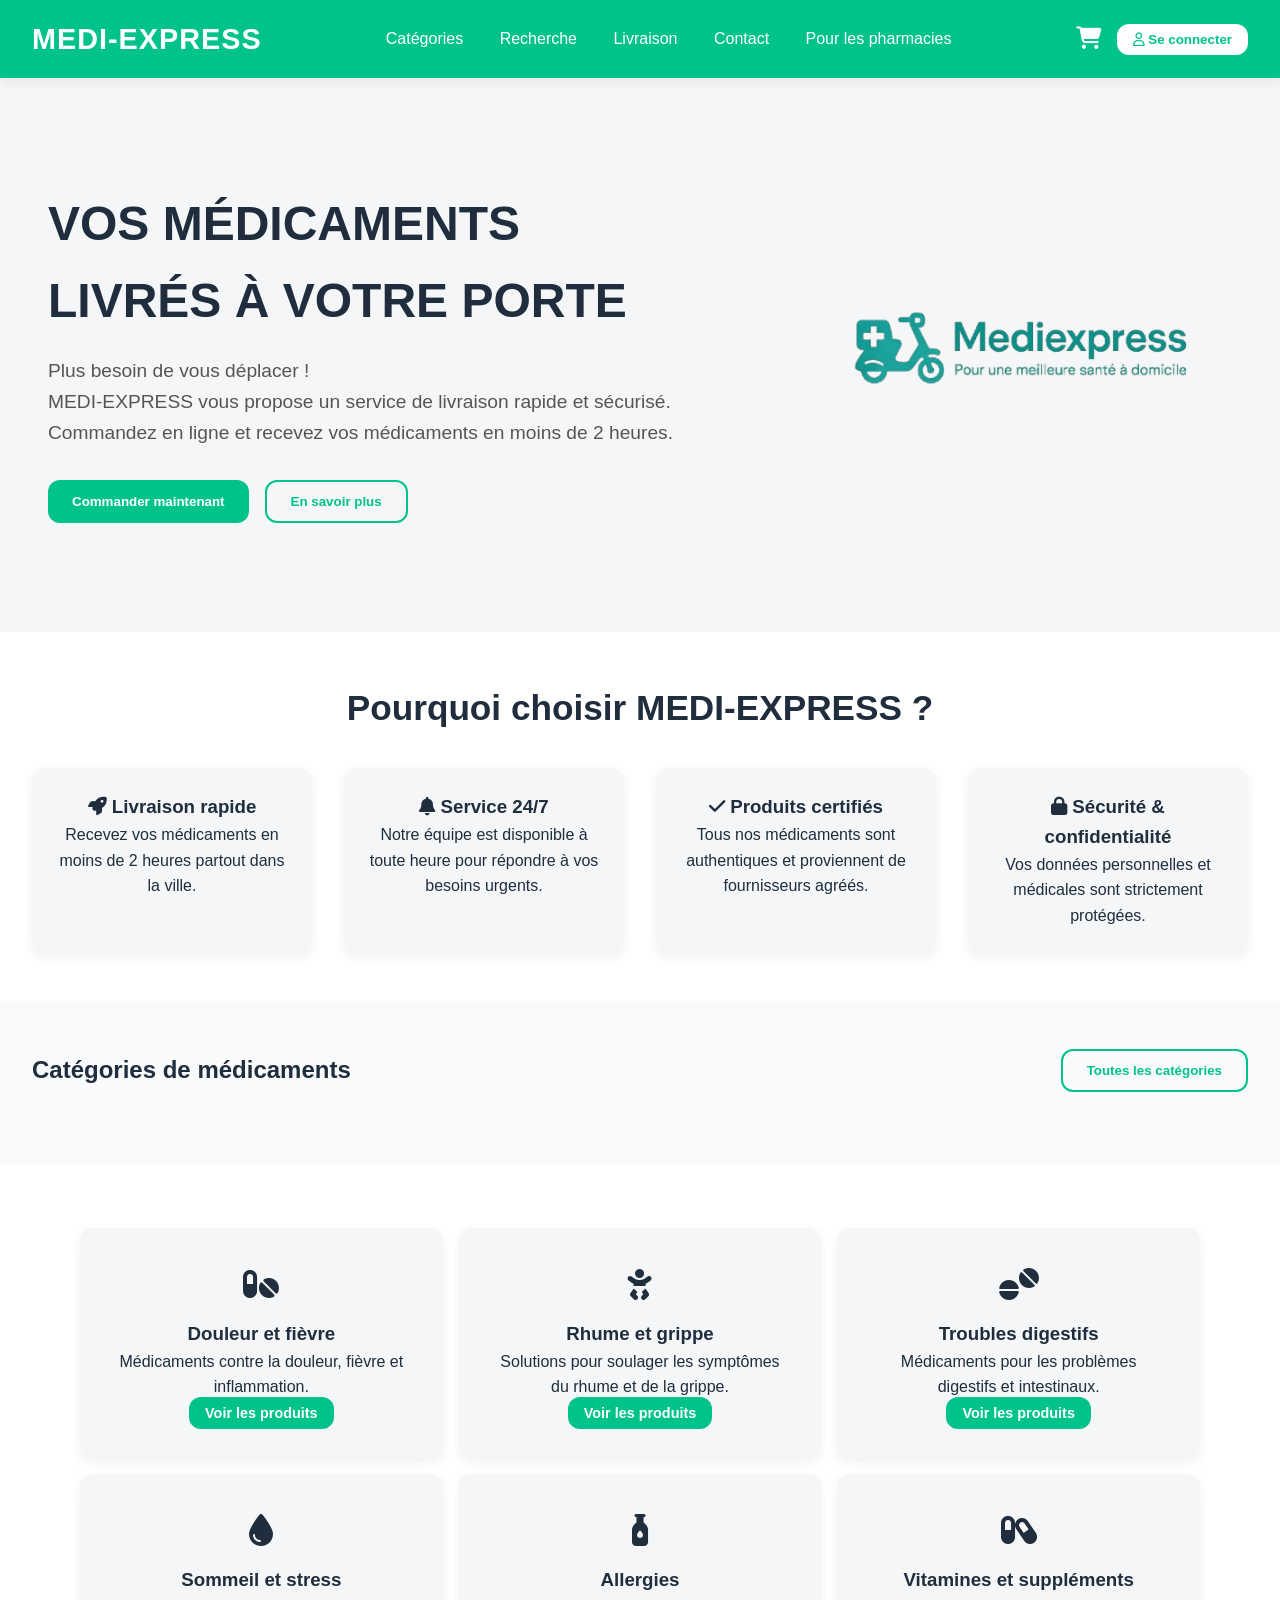
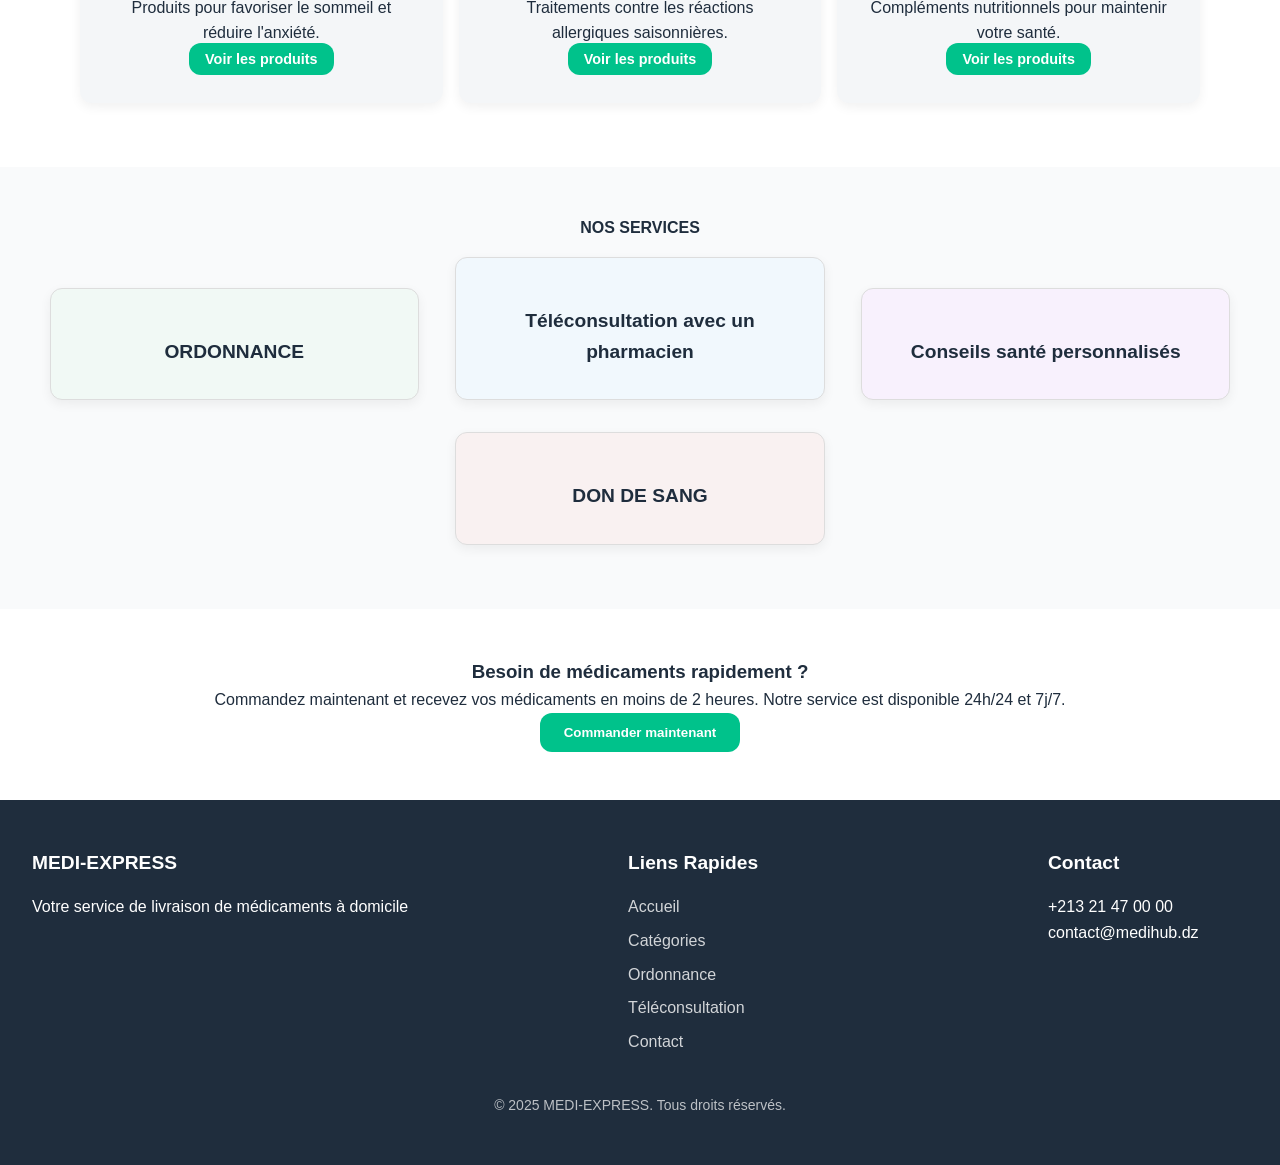
<file: index.html>
<!DOCTYPE html>
<html lang="fr">
<head>
  <meta charset="UTF-8" />
  <meta name="viewport" content="width=device-width, initial-scale=1.0"/>
  <title>MEDI-EXPRESS - Livraison de médicaments</title>
  <link rel="stylesheet" href="style.css">
  <script src="script.js" defer></script>
  
  <link rel="stylesheet" href="https://cdnjs.cloudflare.com/ajax/libs/font-awesome/6.5.0/css/all.min.css">
</head>
<body>

  <header class="navbar">
    <a href="index.html" class="logo">MEDI-EXPRESS</a>
    <nav>
      <a href="#categories">Catégories</a>
      <a href="#categories">Recherche</a>
      <a href="#services">Livraison</a>
      <a href="#contact">Contact</a>
      <a href="#">Pour les pharmacies</a>
    </nav>
    <div class="actions">
      <span class="cart"><i class="fa-solid fa-cart-shopping"></i><span id="cart-count"></span></span>
      <button class="btn-login"><i class="fa-regular fa-user"></i> Se connecter</button>
    </div>
  </header>

  <section class="hero">
    <div class="hero-text">
      <h1>VOS MÉDICAMENTS <br> LIVRÉS À VOTRE PORTE</h1>
      <p> Plus besoin de vous déplacer !<br>MEDI-EXPRESS vous propose un service de livraison rapide et sécurisé. <br>Commandez en ligne et recevez vos médicaments en moins de 2 heures.</p>
      <div class="hero-buttons">
        <button class="btn-primary">Commander maintenant</button>
        <button class="btn-outline">En savoir plus</button>
      </div>
    </div>
    <div class="hero-image">
      <img src="image/vrlogo.png" alt="Logo de MEDI-EXPRESS, service de livraison de médicaments">
    </div>
  </section>

  <section class="features">
    <h2>Pourquoi choisir MEDI-EXPRESS ?</h2>
    <div class="feature-grid">
      <div class="feature">
        <h3><i class="fa-solid fa-rocket"></i> Livraison rapide</h3>
        
        <p>Recevez vos médicaments en moins de 2 heures partout dans la ville.</p>
      </div>
      <div class="feature">
        <h3><i class="fa-solid fa-bell"></i> Service 24/7</h3>
        <p>Notre équipe est disponible à toute heure pour répondre à vos besoins urgents.</p>
      </div>
      <div class="feature">
        <h3><i class="fa-solid fa-check"></i> Produits certifiés</h3>
        <p>Tous nos médicaments sont authentiques et proviennent de fournisseurs agréés.</p>
      </div>
      <div class="feature">
        <h3><i class="fa-solid fa-lock"></i> Sécurité & confidentialité</h3>
        <p>Vos données personnelles et médicales sont strictement protégées.</p>
      </div>
    </div>
  </section>

  <section class="categories" id="categories">
    <div class="categories-header">
      <h2>Catégories de médicaments</h2>
      <button class="btn-outline">Toutes les catégories</button>
    </div>
  </section>

  <section class="category-cards">
    <div class="category-grid">
      <div class="category-card">
        <div class="emoji"><i class="fa-solid fa-pills"></i></div>
        <h3>Douleur et fièvre</h3>
        <p>Médicaments contre la douleur, fièvre et inflammation.</p>
        <a href="#" class="btn-small">Voir les produits</a>
      </div>

      <div class="category-card">
        <div class="emoji"><i class="fa-solid fa-baby"></i></div>
        <h3>Rhume et grippe</h3>
        <p>Solutions pour soulager les symptômes du rhume et de la grippe.</p>
        <a href="#" class="btn-small">Voir les produits</a>
      </div>

      <div class="category-card">
        <div class="emoji"><i class="fa-solid fa-tablets"></i></div>
        <h3>Troubles digestifs</h3>
        <p>Médicaments pour les problèmes digestifs et intestinaux.</p>
        <a href="#" class="btn-small">Voir les produits</a>
      </div>

      <div class="category-card">
        <div class="emoji"><i class="fa-solid fa-droplet"></i></div>
        <h3>Sommeil et stress</h3>
        <p>Produits pour favoriser le sommeil et réduire l'anxiété.</p>
        <a href="#" class="btn-small">Voir les produits</a>
      </div>

      <div class="category-card">
        <div class="emoji"><i class="fa-solid fa-bottle-droplet"></i></div>
        <h3>Allergies</h3>
        <p>Traitements contre les réactions allergiques saisonnières.</p>
        <a href="#" class="btn-small">Voir les produits</a>
      </div>

      <div class="category-card">
        <div class="emoji"><i class="fa-solid fa-capsules"></i></div>
        <h3>Vitamines et suppléments</h3>
        <p>Compléments nutritionnels pour maintenir votre santé.</p>
        <a href="#" class="btn-small">Voir les produits</a>
      </div>
    </div>
  </section>
  <section class="services" id="services">
    <H4>NOS SERVICES</H4>
    <a href="ordonnance.html">
      <div class="service-box service-ordonnance">
        <p>ORDONNANCE</p>
      </div>
    </a>
    <a href="teleconsultation.html">
      <div class="service-box service-teleconsultation">
        <p>Téléconsultation avec un pharmacien</p>
      </div>
    </a>
    <a href="conseils.html">
      <div class="service-box service-conseil">
        <p>Conseils santé personnalisés</p>
      </div>
    </a>
    <a href="DON.html">
      <div class="service-box service-don-sang">
        <p>DON DE SANG</p>
      </div>
    </a>
</section>
 <section class="features">
    <div class="cta">
      <h3>Besoin de médicaments rapidement ?</h3>
      <p>Commandez maintenant et recevez vos médicaments en moins de 2 heures. Notre service est disponible 24h/24 et 7j/7.</p>
      <button class="btn-primary">Commander maintenant</button>
    </div>
</section>

    <footer class="footer">
    <div class="footer-links" id="contact">
      <div>
        <h4>MEDI-EXPRESS</h4>
        <p>Votre service de livraison de médicaments à domicile</p>
      </div>
      <div>
        <h4>Liens Rapides</h4>
        <ul>
          <li><a href="index.html">Accueil</a></li>
          <li><a href="#categories">Catégories</a></li>
          <li><a href="ordonnance.html">Ordonnance</a></li>
          <li><a href="teleconsultation.html">Téléconsultation</a></li>
          <li><a href="#contact">Contact</a></li>
        </ul>
      </div>
      <div>
        <h4>Contact</h4>
        <p>+213 21 47 00 00</p>
        <p>contact@medihub.dz</p>
      </div>
    </div>
    <p class="copyright">© 2025 MEDI-EXPRESS. Tous droits réservés.</p>
  </footer>
</body>
</html>
</file>
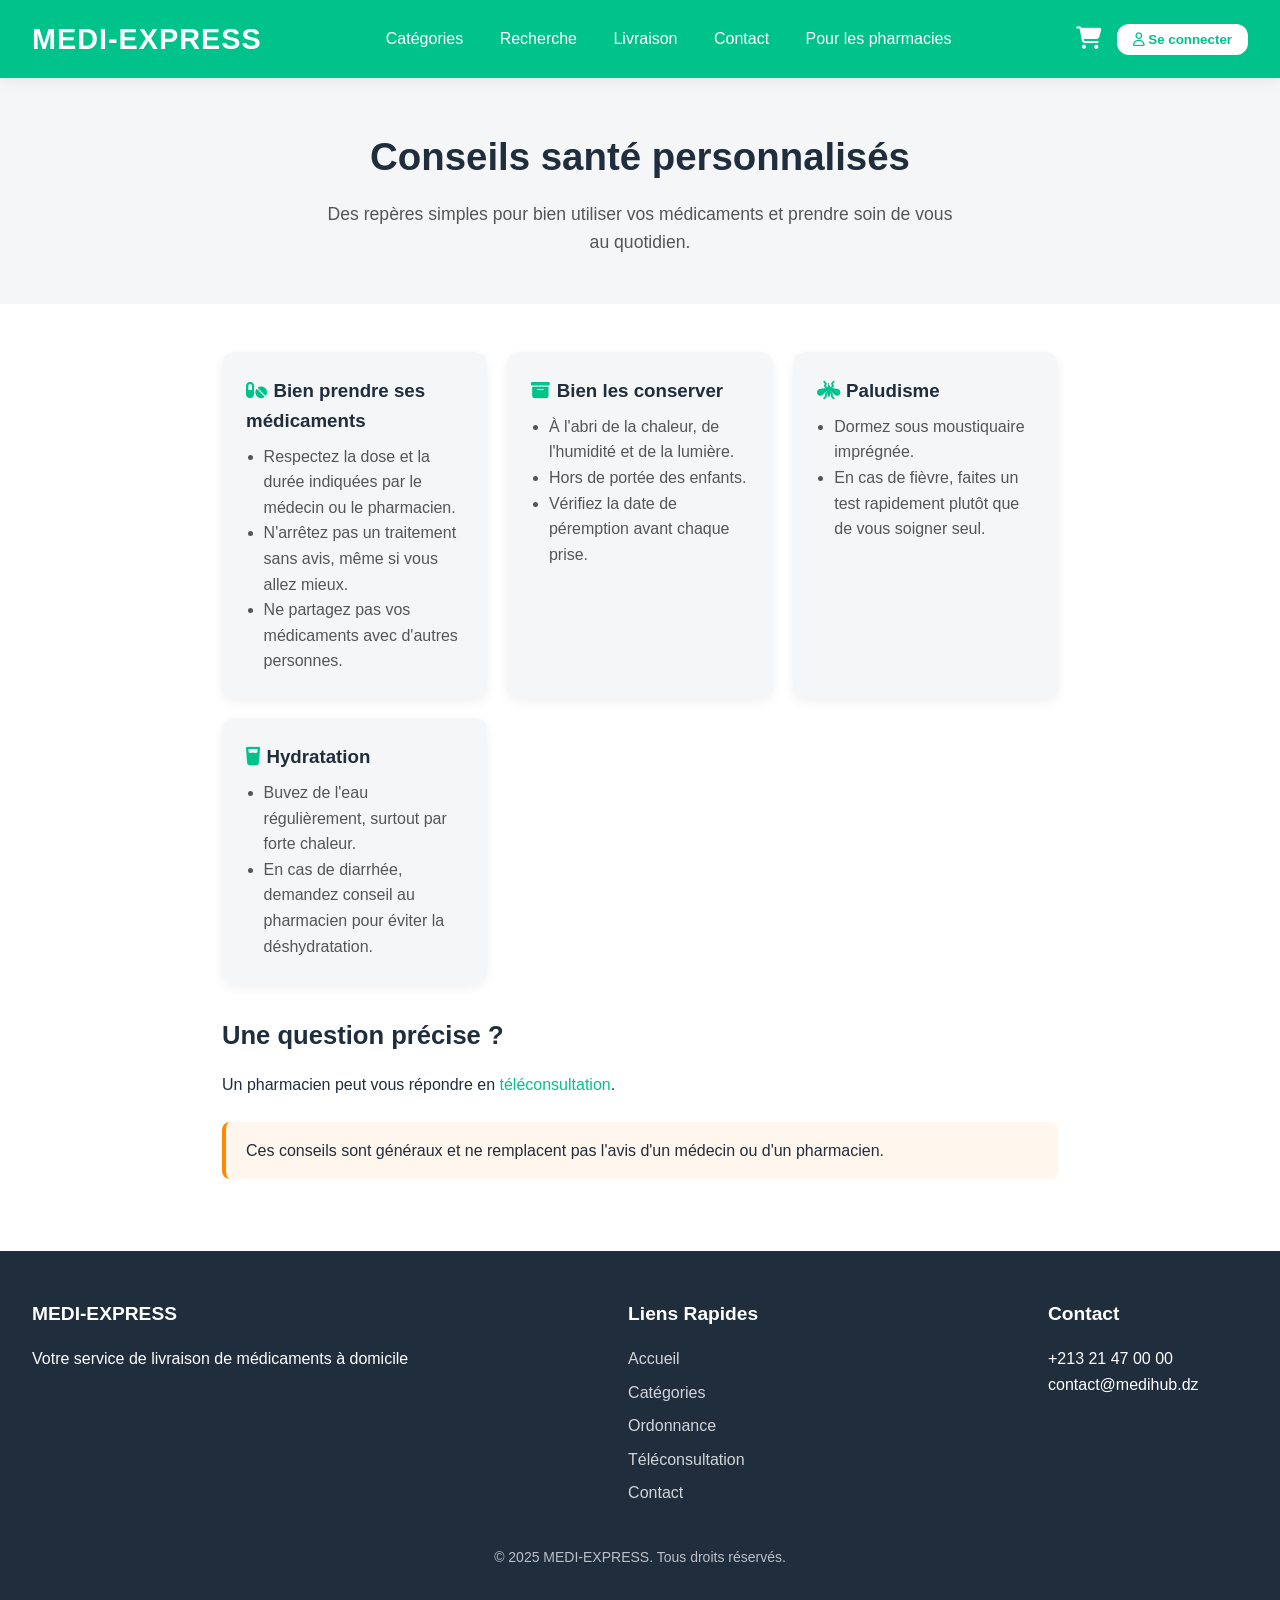
<file: conseils.html>
<!DOCTYPE html>
<html lang="fr">
<head>
  <meta charset="UTF-8" />
  <meta name="viewport" content="width=device-width, initial-scale=1.0"/>
  <title>Conseils santé personnalisés - MEDI-EXPRESS</title>
  <link rel="stylesheet" href="style.css">
  <link rel="stylesheet" href="https://cdnjs.cloudflare.com/ajax/libs/font-awesome/6.5.0/css/all.min.css">
  <script src="script.js" defer></script>
</head>
<body>

  <header class="navbar">
    <a href="index.html" class="logo">MEDI-EXPRESS</a>
    <nav>
      <a href="index.html#categories">Catégories</a>
      <a href="index.html#categories">Recherche</a>
      <a href="index.html#services">Livraison</a>
      <a href="#contact">Contact</a>
      <a href="#">Pour les pharmacies</a>
    </nav>
    <div class="actions">
      <span class="cart"><i class="fa-solid fa-cart-shopping"></i><span id="cart-count"></span></span>
      <button class="btn-login"><i class="fa-regular fa-user"></i> Se connecter</button>
    </div>
  </header>

  <section class="page-hero">
    <h1>Conseils santé personnalisés</h1>
    <p>Des repères simples pour bien utiliser vos médicaments et prendre soin de vous au quotidien.</p>
  </section>

  <main class="page">
    <div class="tips">
      <div class="tip">
        <h3><i class="fa-solid fa-pills"></i>Bien prendre ses médicaments</h3>
        <ul>
          <li>Respectez la dose et la durée indiquées par le médecin ou le pharmacien.</li>
          <li>N'arrêtez pas un traitement sans avis, même si vous allez mieux.</li>
          <li>Ne partagez pas vos médicaments avec d'autres personnes.</li>
        </ul>
      </div>
      <div class="tip">
        <h3><i class="fa-solid fa-box-archive"></i>Bien les conserver</h3>
        <ul>
          <li>À l'abri de la chaleur, de l'humidité et de la lumière.</li>
          <li>Hors de portée des enfants.</li>
          <li>Vérifiez la date de péremption avant chaque prise.</li>
        </ul>
      </div>
      <div class="tip">
        <h3><i class="fa-solid fa-mosquito"></i>Paludisme</h3>
        <ul>
          <li>Dormez sous moustiquaire imprégnée.</li>
          <li>En cas de fièvre, faites un test rapidement plutôt que de vous soigner seul.</li>
        </ul>
      </div>
      <div class="tip">
        <h3><i class="fa-solid fa-glass-water"></i>Hydratation</h3>
        <ul>
          <li>Buvez de l'eau régulièrement, surtout par forte chaleur.</li>
          <li>En cas de diarrhée, demandez conseil au pharmacien pour éviter la déshydratation.</li>
        </ul>
      </div>
    </div>

    <h2>Une question précise ?</h2>
    <p>Un pharmacien peut vous répondre en <a href="teleconsultation.html">téléconsultation</a>.</p>

    <p class="notice">Ces conseils sont généraux et ne remplacent pas l'avis d'un médecin ou d'un pharmacien.</p>
  </main>

    <footer class="footer">
    <div class="footer-links" id="contact">
      <div>
        <h4>MEDI-EXPRESS</h4>
        <p>Votre service de livraison de médicaments à domicile</p>
      </div>
      <div>
        <h4>Liens Rapides</h4>
        <ul>
          <li><a href="index.html">Accueil</a></li>
          <li><a href="index.html#categories">Catégories</a></li>
          <li><a href="ordonnance.html">Ordonnance</a></li>
          <li><a href="teleconsultation.html">Téléconsultation</a></li>
          <li><a href="#contact">Contact</a></li>
        </ul>
      </div>
      <div>
        <h4>Contact</h4>
        <p>+213 21 47 00 00</p>
        <p>contact@medihub.dz</p>
      </div>
    </div>
    <p class="copyright">© 2025 MEDI-EXPRESS. Tous droits réservés.</p>
  </footer>
</body>
</html>
</file>
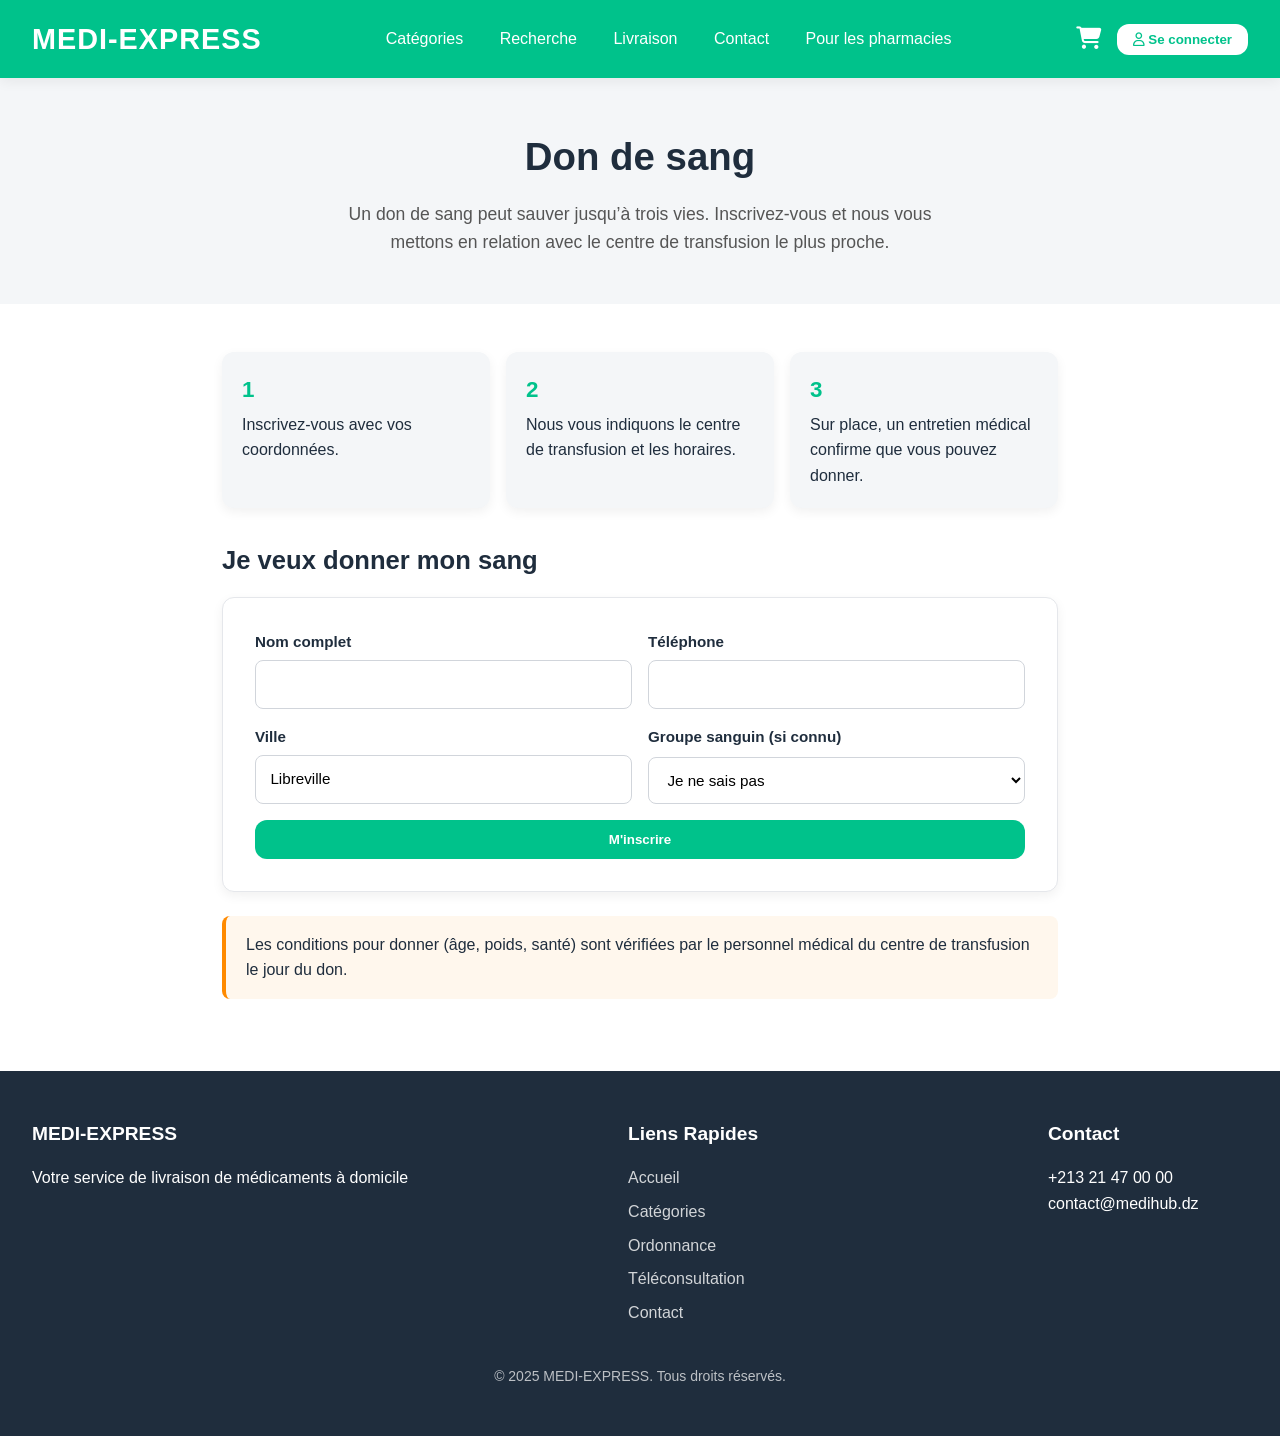
<file: DON.html>
<!DOCTYPE html>
<html lang="fr">
<head>
  <meta charset="UTF-8" />
  <meta name="viewport" content="width=device-width, initial-scale=1.0"/>
  <title>Don de sang - MEDI-EXPRESS</title>
  <link rel="stylesheet" href="style.css">
  <link rel="stylesheet" href="https://cdnjs.cloudflare.com/ajax/libs/font-awesome/6.5.0/css/all.min.css">
  <script src="script.js" defer></script>
</head>
<body>

  <header class="navbar">
    <a href="index.html" class="logo">MEDI-EXPRESS</a>
    <nav>
      <a href="index.html#categories">Catégories</a>
      <a href="index.html#categories">Recherche</a>
      <a href="index.html#services">Livraison</a>
      <a href="#contact">Contact</a>
      <a href="#">Pour les pharmacies</a>
    </nav>
    <div class="actions">
      <span class="cart"><i class="fa-solid fa-cart-shopping"></i><span id="cart-count"></span></span>
      <button class="btn-login"><i class="fa-regular fa-user"></i> Se connecter</button>
    </div>
  </header>

  <section class="page-hero">
    <h1>Don de sang</h1>
    <p>Un don de sang peut sauver jusqu’à trois vies. Inscrivez-vous et nous vous mettons en relation avec le centre de transfusion le plus proche.</p>
  </section>

  <main class="page">
    <div class="steps-list">
      <div><b>1</b>Inscrivez-vous avec vos coordonnées.</div>
      <div><b>2</b>Nous vous indiquons le centre de transfusion et les horaires.</div>
      <div><b>3</b>Sur place, un entretien médical confirme que vous pouvez donner.</div>
    </div>

    <h2>Je veux donner mon sang</h2>
    <form class="form" data-message="Merci ! Nous vous contactons pour organiser votre don.">
      <div class="row">
        <label>Nom complet <input type="text" autocomplete="name" required></label>
        <label>Téléphone <input type="tel" autocomplete="tel" required></label>
      </div>
      <div class="row">
        <label>Ville <input type="text" value="Libreville" required></label>
        <label>Groupe sanguin (si connu)
          <select>
            <option>Je ne sais pas</option>
            <option>A+</option><option>A-</option><option>B+</option><option>B-</option>
            <option>AB+</option><option>AB-</option><option>O+</option><option>O-</option>
          </select>
        </label>
      </div>
      <button class="btn-primary" type="submit">M'inscrire</button>
    </form>

    <p class="notice">Les conditions pour donner (âge, poids, santé) sont vérifiées par le personnel médical du centre de transfusion le jour du don.</p>
  </main>

    <footer class="footer">
    <div class="footer-links" id="contact">
      <div>
        <h4>MEDI-EXPRESS</h4>
        <p>Votre service de livraison de médicaments à domicile</p>
      </div>
      <div>
        <h4>Liens Rapides</h4>
        <ul>
          <li><a href="index.html">Accueil</a></li>
          <li><a href="index.html#categories">Catégories</a></li>
          <li><a href="ordonnance.html">Ordonnance</a></li>
          <li><a href="teleconsultation.html">Téléconsultation</a></li>
          <li><a href="#contact">Contact</a></li>
        </ul>
      </div>
      <div>
        <h4>Contact</h4>
        <p>+213 21 47 00 00</p>
        <p>contact@medihub.dz</p>
      </div>
    </div>
    <p class="copyright">© 2025 MEDI-EXPRESS. Tous droits réservés.</p>
  </footer>
</body>
</html>
</file>
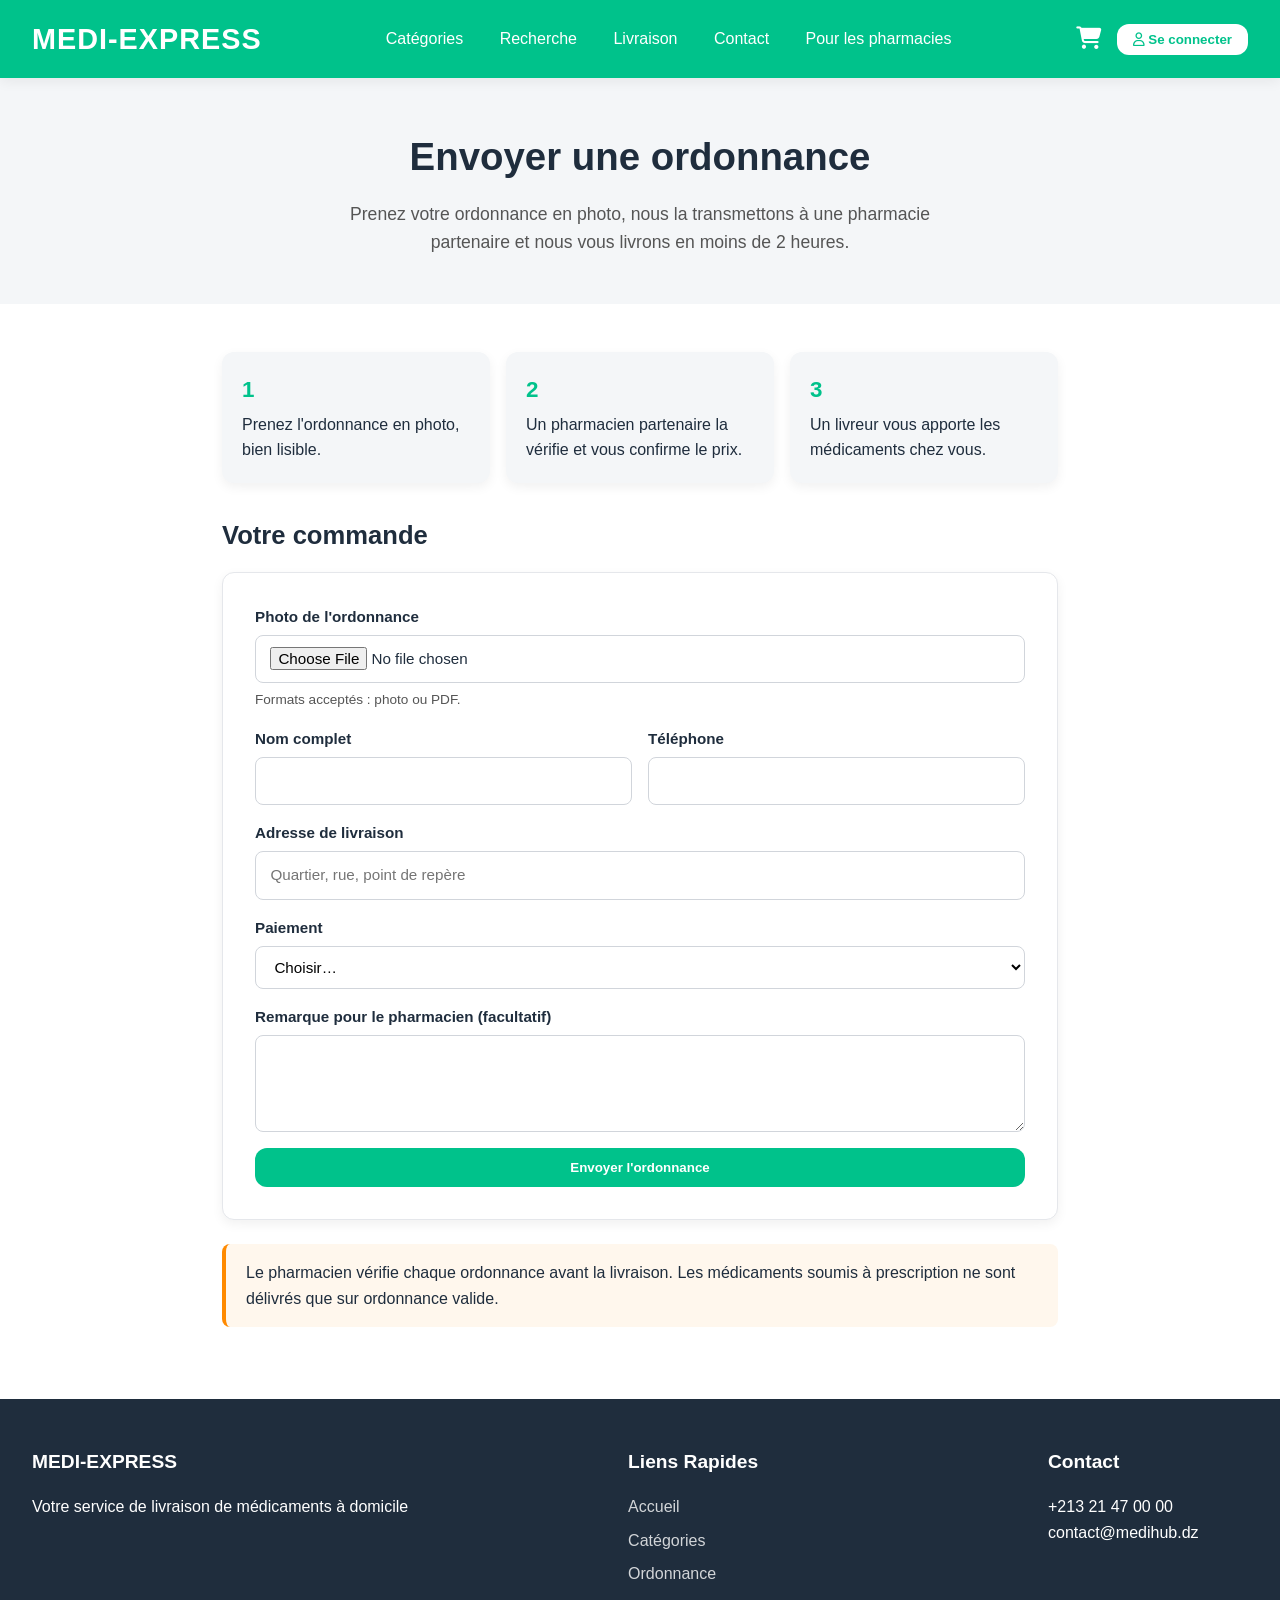
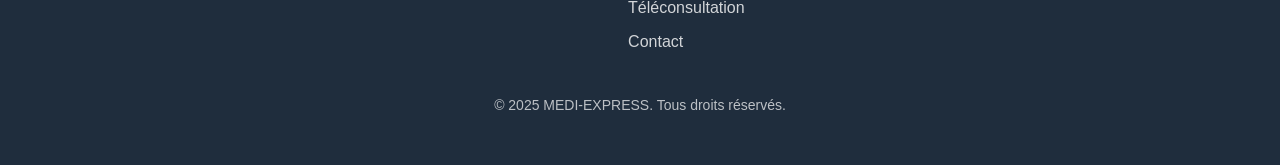
<file: ordonnance.html>
<!DOCTYPE html>
<html lang="fr">
<head>
  <meta charset="UTF-8" />
  <meta name="viewport" content="width=device-width, initial-scale=1.0"/>
  <title>Envoyer une ordonnance - MEDI-EXPRESS</title>
  <link rel="stylesheet" href="style.css">
  <link rel="stylesheet" href="https://cdnjs.cloudflare.com/ajax/libs/font-awesome/6.5.0/css/all.min.css">
  <script src="script.js" defer></script>
</head>
<body>

  <header class="navbar">
    <a href="index.html" class="logo">MEDI-EXPRESS</a>
    <nav>
      <a href="index.html#categories">Catégories</a>
      <a href="index.html#categories">Recherche</a>
      <a href="index.html#services">Livraison</a>
      <a href="#contact">Contact</a>
      <a href="#">Pour les pharmacies</a>
    </nav>
    <div class="actions">
      <span class="cart"><i class="fa-solid fa-cart-shopping"></i><span id="cart-count"></span></span>
      <button class="btn-login"><i class="fa-regular fa-user"></i> Se connecter</button>
    </div>
  </header>

  <section class="page-hero">
    <h1>Envoyer une ordonnance</h1>
    <p>Prenez votre ordonnance en photo, nous la transmettons à une pharmacie partenaire et nous vous livrons en moins de 2 heures.</p>
  </section>

  <main class="page">
    <div class="steps-list">
      <div><b>1</b>Prenez l'ordonnance en photo, bien lisible.</div>
      <div><b>2</b>Un pharmacien partenaire la vérifie et vous confirme le prix.</div>
      <div><b>3</b>Un livreur vous apporte les médicaments chez vous.</div>
    </div>

    <h2>Votre commande</h2>
    <form class="form" data-message="Ordonnance reçue. Un pharmacien vous rappelle pour confirmer.">
      <label>Photo de l'ordonnance
        <input type="file" accept="image/*,.pdf" required>
        <span class="hint">Formats acceptés : photo ou PDF.</span>
      </label>
      <div class="row">
        <label>Nom complet <input type="text" autocomplete="name" required></label>
        <label>Téléphone <input type="tel" autocomplete="tel" required></label>
      </div>
      <label>Adresse de livraison
        <input type="text" autocomplete="street-address" placeholder="Quartier, rue, point de repère" required>
      </label>
      <label>Paiement
        <select required>
          <option value="">Choisir…</option>
          <option>Espèces à la livraison</option>
          <option>Mobile Money</option>
        </select>
      </label>
      <label>Remarque pour le pharmacien (facultatif)
        <textarea rows="3"></textarea>
      </label>
      <button class="btn-primary" type="submit">Envoyer l'ordonnance</button>
    </form>

    <p class="notice">Le pharmacien vérifie chaque ordonnance avant la livraison. Les médicaments soumis à prescription ne sont délivrés que sur ordonnance valide.</p>
  </main>

    <footer class="footer">
    <div class="footer-links" id="contact">
      <div>
        <h4>MEDI-EXPRESS</h4>
        <p>Votre service de livraison de médicaments à domicile</p>
      </div>
      <div>
        <h4>Liens Rapides</h4>
        <ul>
          <li><a href="index.html">Accueil</a></li>
          <li><a href="index.html#categories">Catégories</a></li>
          <li><a href="ordonnance.html">Ordonnance</a></li>
          <li><a href="teleconsultation.html">Téléconsultation</a></li>
          <li><a href="#contact">Contact</a></li>
        </ul>
      </div>
      <div>
        <h4>Contact</h4>
        <p>+213 21 47 00 00</p>
        <p>contact@medihub.dz</p>
      </div>
    </div>
    <p class="copyright">© 2025 MEDI-EXPRESS. Tous droits réservés.</p>
  </footer>
</body>
</html>
</file>
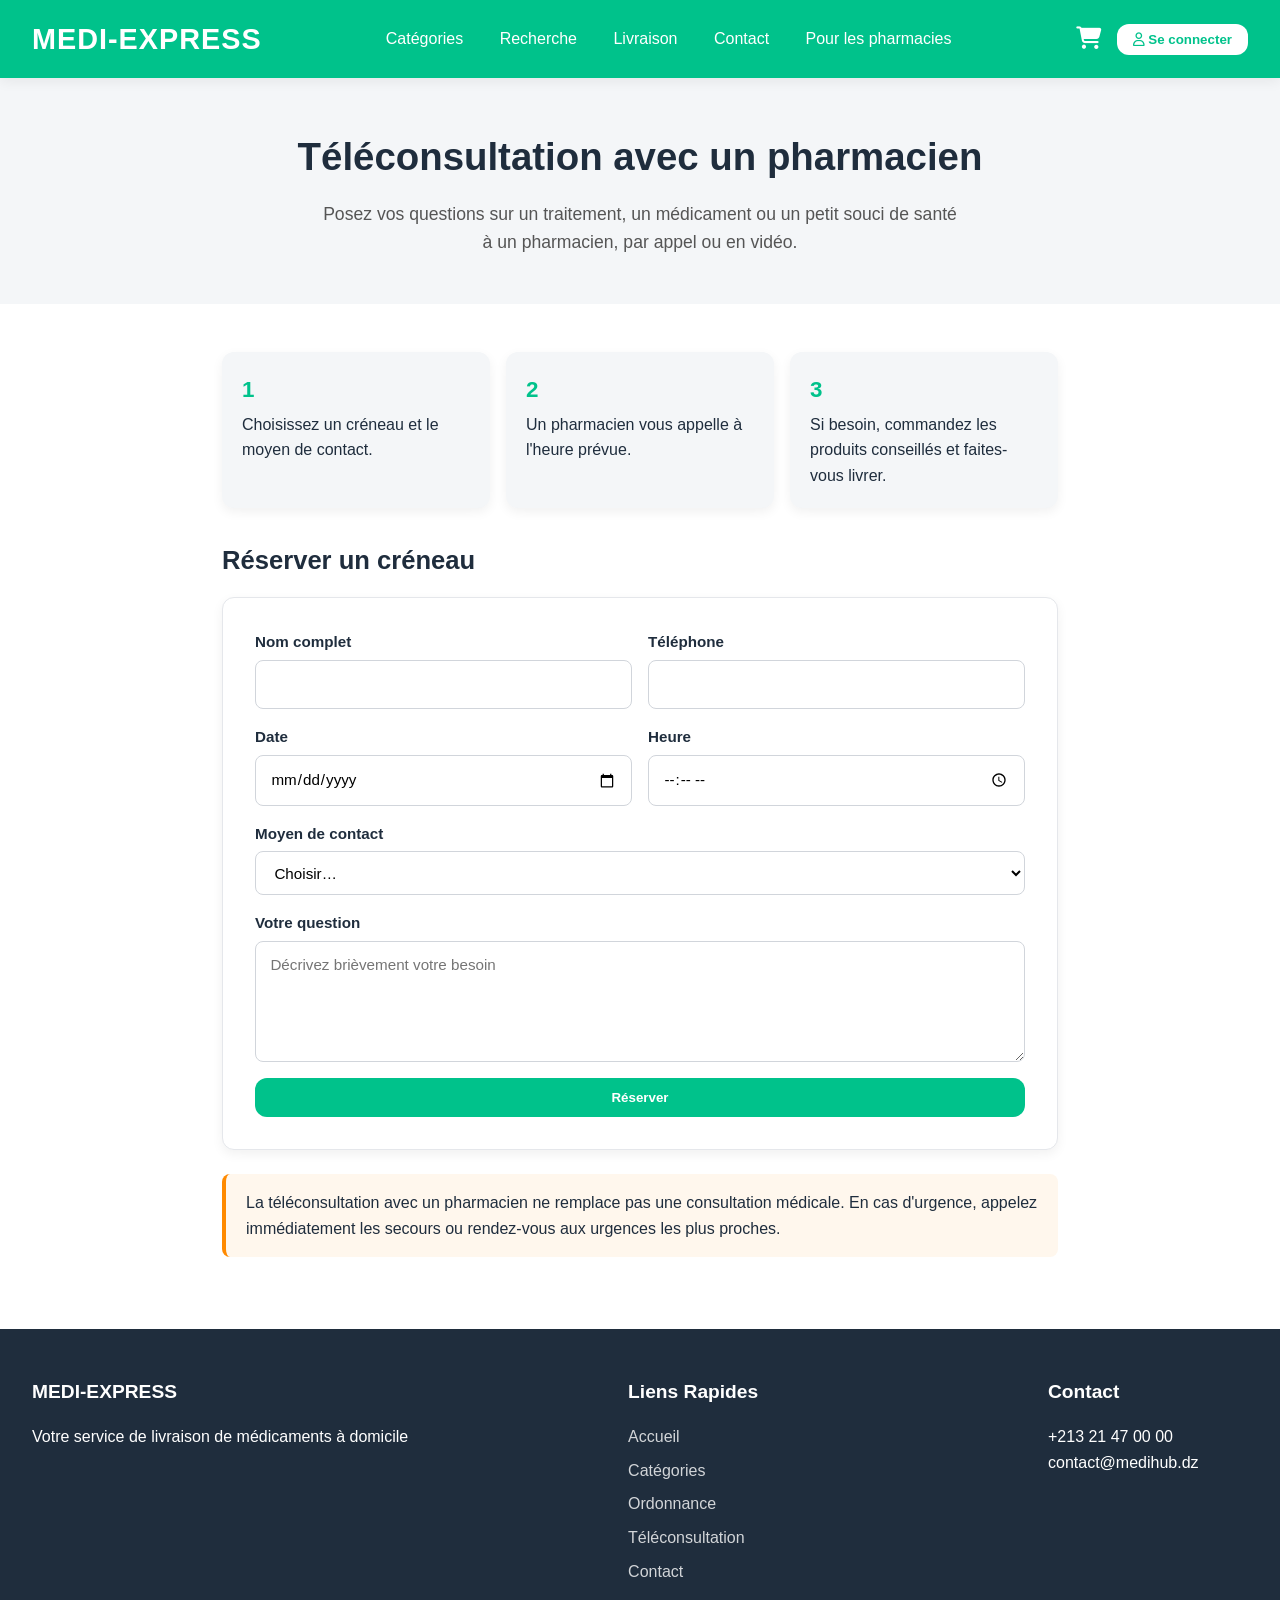
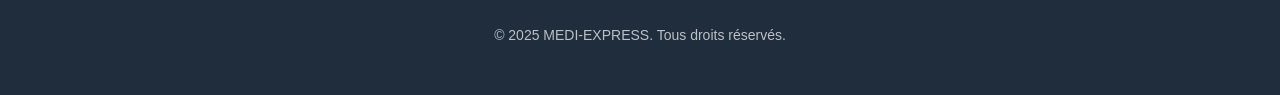
<file: teleconsultation.html>
<!DOCTYPE html>
<html lang="fr">
<head>
  <meta charset="UTF-8" />
  <meta name="viewport" content="width=device-width, initial-scale=1.0"/>
  <title>Téléconsultation avec un pharmacien - MEDI-EXPRESS</title>
  <link rel="stylesheet" href="style.css">
  <link rel="stylesheet" href="https://cdnjs.cloudflare.com/ajax/libs/font-awesome/6.5.0/css/all.min.css">
  <script src="script.js" defer></script>
</head>
<body>

  <header class="navbar">
    <a href="index.html" class="logo">MEDI-EXPRESS</a>
    <nav>
      <a href="index.html#categories">Catégories</a>
      <a href="index.html#categories">Recherche</a>
      <a href="index.html#services">Livraison</a>
      <a href="#contact">Contact</a>
      <a href="#">Pour les pharmacies</a>
    </nav>
    <div class="actions">
      <span class="cart"><i class="fa-solid fa-cart-shopping"></i><span id="cart-count"></span></span>
      <button class="btn-login"><i class="fa-regular fa-user"></i> Se connecter</button>
    </div>
  </header>

  <section class="page-hero">
    <h1>Téléconsultation avec un pharmacien</h1>
    <p>Posez vos questions sur un traitement, un médicament ou un petit souci de santé à un pharmacien, par appel ou en vidéo.</p>
  </section>

  <main class="page">
    <div class="steps-list">
      <div><b>1</b>Choisissez un créneau et le moyen de contact.</div>
      <div><b>2</b>Un pharmacien vous appelle à l'heure prévue.</div>
      <div><b>3</b>Si besoin, commandez les produits conseillés et faites-vous livrer.</div>
    </div>

    <h2>Réserver un créneau</h2>
    <form class="form" data-message="Demande enregistrée. Un pharmacien vous contacte au créneau choisi.">
      <div class="row">
        <label>Nom complet <input type="text" autocomplete="name" required></label>
        <label>Téléphone <input type="tel" autocomplete="tel" required></label>
      </div>
      <div class="row">
        <label>Date <input type="date" required></label>
        <label>Heure <input type="time" required></label>
      </div>
      <label>Moyen de contact
        <select required>
          <option value="">Choisir…</option>
          <option>Appel téléphonique</option>
          <option>Appel vidéo WhatsApp</option>
        </select>
      </label>
      <label>Votre question
        <textarea rows="4" placeholder="Décrivez brièvement votre besoin" required></textarea>
      </label>
      <button class="btn-primary" type="submit">Réserver</button>
    </form>

    <p class="notice">La téléconsultation avec un pharmacien ne remplace pas une consultation médicale. En cas d'urgence, appelez immédiatement les secours ou rendez-vous aux urgences les plus proches.</p>
  </main>

    <footer class="footer">
    <div class="footer-links" id="contact">
      <div>
        <h4>MEDI-EXPRESS</h4>
        <p>Votre service de livraison de médicaments à domicile</p>
      </div>
      <div>
        <h4>Liens Rapides</h4>
        <ul>
          <li><a href="index.html">Accueil</a></li>
          <li><a href="index.html#categories">Catégories</a></li>
          <li><a href="ordonnance.html">Ordonnance</a></li>
          <li><a href="teleconsultation.html">Téléconsultation</a></li>
          <li><a href="#contact">Contact</a></li>
        </ul>
      </div>
      <div>
        <h4>Contact</h4>
        <p>+213 21 47 00 00</p>
        <p>contact@medihub.dz</p>
      </div>
    </div>
    <p class="copyright">© 2025 MEDI-EXPRESS. Tous droits réservés.</p>
  </footer>
</body>
</html>
</file>
<file: style.css>
:root {
  --primary-color: #00c28b;
  --secondary-color: #009e74;
  --accent-color: #f4f6f8;
  --text-color: #1f2d3d;
  --text-light: #555;
  --white: #ffffff;
  --shadow: 0 4px 12px rgba(0, 0, 0, 0.06);
  --radius: 12px;
  --font-main: 'Segoe UI', 'Roboto', sans-serif;
}

* {
  margin: 0;
  padding: 0;
  box-sizing: border-box;
}

body {
  font-family: var(--font-main);
  background: var(--white);
  color: var(--text-color);
  line-height: 1.6;
  scroll-behavior: smooth;
}


a {
  text-decoration: none;
  color: var(--primary-color);
  transition: color 0.3s ease;
}

a:hover {
  color: var(--secondary-color);
}

/* === HEADER === */
.navbar {
  background: var(--primary-color);
  color: white;
  padding: 1rem 2rem;
  display: flex;
  justify-content: space-between;
  align-items: center;
  flex-wrap: wrap;
  box-shadow: var(--shadow);
  position: sticky;
  top: 0;
  z-index: 1000;
}

.logo {
  font-size: 1.8rem;
  font-weight: bold;
  letter-spacing: 1px;
}

.navbar nav a {
  margin: 0 1rem;
  font-weight: 500;
  color: white;
}

.navbar nav a:hover {
  text-decoration: underline;
}

.actions {
  display: flex;
  align-items: center;
  gap: 1rem;
}

.cart {
  font-size: 1.4rem;
}

.btn-login {
  background: white;
  color: var(--primary-color);
  padding: 0.5rem 1rem;
  border: none;
  border-radius: var(--radius);
  font-weight: 600;
  cursor: pointer;
  transition:  0.3s;
}

.btn-login:hover {
  background: var(--accent-color);
}

/* === HERO === */
.hero {
  display: flex;
  flex-wrap: wrap;
  justify-content: space-between;
  align-items: center;
  background: var(--accent-color);
  padding: 3rem 2rem;
}

.hero-text {
  flex: 1;
  padding: 1rem;
}

.hero-text h1 {
  font-size: 3rem;
  margin-bottom: 1rem;
}

.hero-text p {
  font-size: 1.2rem;
  margin-bottom: 2rem;
  color: var(--text-light);
}

.hero-buttons {
  display: flex;
  gap: 1rem;
}

.btn-primary,
.btn-outline,
.btn-small {
  padding: 0.75rem 1.5rem;
  border-radius: var(--radius);
  font-weight: 600;
  cursor: pointer;
  transition: all 0.3s ease;
}

.btn-primary {
  background-color: var(--primary-color);
  color: white;
  border: none;
}

.btn-primary:hover {
  background-color: var(--secondary-color);
}

.btn-outline {
  background: transparent;
  border: 2px solid var(--primary-color);
  color: var(--primary-color);
}

.btn-outline:hover {
  background: var(--primary-color);
  color: white;
}

.hero-image img {
  max-width: 450px;
  width: 100%;
  border-radius: var(--radius);
}

/* === FEATURES === */
.features {
  padding: 3rem 2rem;
  background: #fff;
  text-align: center;
}

.features h2 {
  font-size: 2.2rem;
  margin-bottom: 2rem;
}

.feature-grid {
  display: grid;
  grid-template-columns: repeat(auto-fit, minmax(220px, 1fr));
  gap: 2rem;
}

.feature {
  background: var(--accent-color);
  padding: 1.5rem;
  border-radius: var(--radius);
  box-shadow: var(--shadow);
  transition: transform 0.2s;
}

.feature:hover {
  transform: translateY(-4px);
}

/* === CATEGORIES === */
.categories {
  background: #f9fafb;
  padding: 3rem 2rem;
}

.categories-header {
  display: flex;
  justify-content: space-between;
  align-items: center;
  flex-wrap: wrap;
  margin-bottom: 1.5rem;
}

.category-grid {
  display: grid;
  grid-template-columns: repeat(auto-fit, minmax(300px, 1fr));
  gap: 1rem;
}

.category {
  background: white;
  padding: 1rem;
  border: 1px solid #ddd;
  text-align: center;
  font-weight: 500;
  border-radius: var(--radius);
  box-shadow: var(--shadow);
}

/* === CATEGORY CARDS === */
.category-cards {
  padding: 4rem 5rem;
  background: #fff;
}

.category-card {
  background: var(--accent-color);
  padding: 2rem;
  text-align: center;
  border-radius: var(--radius);
  box-shadow: var(--shadow);
  transition: transform 0.2s ease;
}

.category-card:hover {
  transform: translateY(-5px);
}

.category-card .emoji {
  font-size: 2rem;
  margin-bottom: 0.5rem;
}

.btn-small {
  background: var(--primary-color);
  color: white;
  border: none;
  padding: 0.5rem 1rem;
  border-radius: var(--radius);
  font-size: 0.9rem;
  
}

.btn-small:hover {
  background: var(--secondary-color);
}

/* === FOOTER === */
.footer {
  background: var(--text-color);
  color: white;
  padding: 3rem 2rem;
}

.footer .cta {
  text-align: center;
  margin-bottom: 2rem;
}

.footer-links {
  display: flex;
  flex-wrap: wrap;
  justify-content: space-between;
  gap: 2rem;
}

.footer-links div {
  min-width: 200px;
}

.footer h4 {
  margin-bottom: 1rem;
  font-size: 1.2rem;
}

.footer ul {
  list-style: none;
  padding: 0;
}

.footer ul li {
  margin-bottom: 0.5rem;
}

.footer ul li a {
  color: white;
  opacity: 0.8;
}

.footer ul li a:hover {
  opacity: 1;
  text-decoration: underline;
}

.footer .copyright {
  text-align: center;
  margin-top: 2rem;
  font-size: 0.875rem;
  opacity: 0.7;
}

/* === RESPONSIVE === */
@media (max-width: 768px) {
  .hero {
    flex-direction: column;
    text-align: center;
  }

  .categories-header {
    flex-direction: column;
    align-items: flex-start;
    gap: 1rem;
  }

  .footer-links {
    flex-direction: column;
    gap: 1rem;
  }

  .navbar nav {
    margin-top: 1rem;
  }
}
/* === SERVICES === */
.services {
  padding: 3rem 2rem;
  background: #f9fafb;
  text-align: center;
}

.service-box {
  background: var(--white);
  padding: 2rem;
  border: 1px solid #ddd;
  border-radius: var(--radius);
  box-shadow: var(--shadow);
  transition: transform 0.3s ease, background-color 0.3s ease;
  display: inline-block;
  width: calc(33% - 2rem);
  margin: 1rem;
  text-align: center;
}

.service-box p {
  font-size: 1.2rem;
  font-weight: 600;
  color: var(--text-color);
  margin-top: 1rem;
}

.service-box:hover {
  transform: translateY(-8px);
  background-color: var(--primary-color);
  color: white;
}

.service-box:hover p {
  color: white;
}

.service-ordonnance {
  background-color: #f1f9f5;
}

.service-livraison {
  background-color: #f1fdfc;
}

.service-teleconsultation {
  background-color: #f1f8fd;
}

.service-conseil {
  background-color: #f8f1fd;
}

.service-don-sang {
  background-color: #f9f1f1;
}

/* Responsive for smaller screens */
@media (max-width: 768px) {
  .service-box {
    width: 100%;
  }
}

.navbar .logo { color: white; }
.navbar .logo:hover { color: white; opacity: .9; }
.cart { position: relative; }
#cart-count:not(:empty) {
  position: absolute; top: -8px; right: -12px;
  background: #ff8a00; color: white; font-size: .7rem; font-weight: 700;
  min-width: 18px; height: 18px; border-radius: 9px;
  display: inline-flex; align-items: center; justify-content: center; padding: 0 4px;
}
.services a { color: inherit; }

/* === PAGES DE SERVICE === */
.page-hero { background: var(--accent-color); padding: 3rem 2rem; text-align: center; }
.page-hero h1 { font-size: 2.4rem; margin-bottom: .75rem; }
.page-hero p { color: var(--text-light); max-width: 640px; margin: 0 auto; font-size: 1.1rem; }
.page { max-width: 900px; margin: 0 auto; padding: 3rem 2rem; }
.page h2 { font-size: 1.6rem; margin: 2rem 0 1rem; }
.steps-list { display: grid; grid-template-columns: repeat(auto-fit, minmax(200px, 1fr)); gap: 1rem; }
.steps-list div { background: var(--accent-color); border-radius: var(--radius); padding: 1.25rem; box-shadow: var(--shadow); }
.steps-list b { display: block; color: var(--primary-color); font-size: 1.4rem; margin-bottom: .25rem; }
.form { display: grid; gap: 1rem; background: white; border: 1px solid #e5e7eb; border-radius: var(--radius); padding: 2rem; box-shadow: var(--shadow); }
.form label { display: grid; gap: .35rem; font-weight: 600; font-size: .95rem; }
.form input, .form select, .form textarea {
  font: inherit; font-weight: 400; padding: .7rem .9rem; border: 1px solid #d1d5db; border-radius: 8px; background: white;
}
.form input:focus, .form select:focus, .form textarea:focus { outline: 2px solid var(--primary-color); border-color: transparent; }
.form .row { display: grid; grid-template-columns: 1fr 1fr; gap: 1rem; }
.form .hint { font-size: .85rem; color: var(--text-light); font-weight: 400; }
.notice { background: #fff7ed; border-left: 4px solid #ff8a00; padding: 1rem 1.25rem; border-radius: 8px; margin: 1.5rem 0; color: var(--text-color); }
.tips { display: grid; grid-template-columns: repeat(auto-fit, minmax(260px, 1fr)); gap: 1.25rem; }
.tip { background: var(--accent-color); border-radius: var(--radius); padding: 1.5rem; box-shadow: var(--shadow); }
.tip h3 { margin-bottom: .5rem; }
.tip h3 i { color: var(--primary-color); margin-right: .4rem; }
.tip ul { padding-left: 1.1rem; color: var(--text-light); }
.toast {
  position: fixed; left: 50%; bottom: 24px; transform: translate(-50%, 20px); opacity: 0;
  background: var(--text-color); color: white; padding: .8rem 1.2rem; border-radius: 10px;
  box-shadow: var(--shadow); transition: all .3s ease; z-index: 2000; font-weight: 500;
}
.toast.show { opacity: 1; transform: translate(-50%, 0); }
@media (max-width: 768px) { .form .row { grid-template-columns: 1fr; } }
</file>
